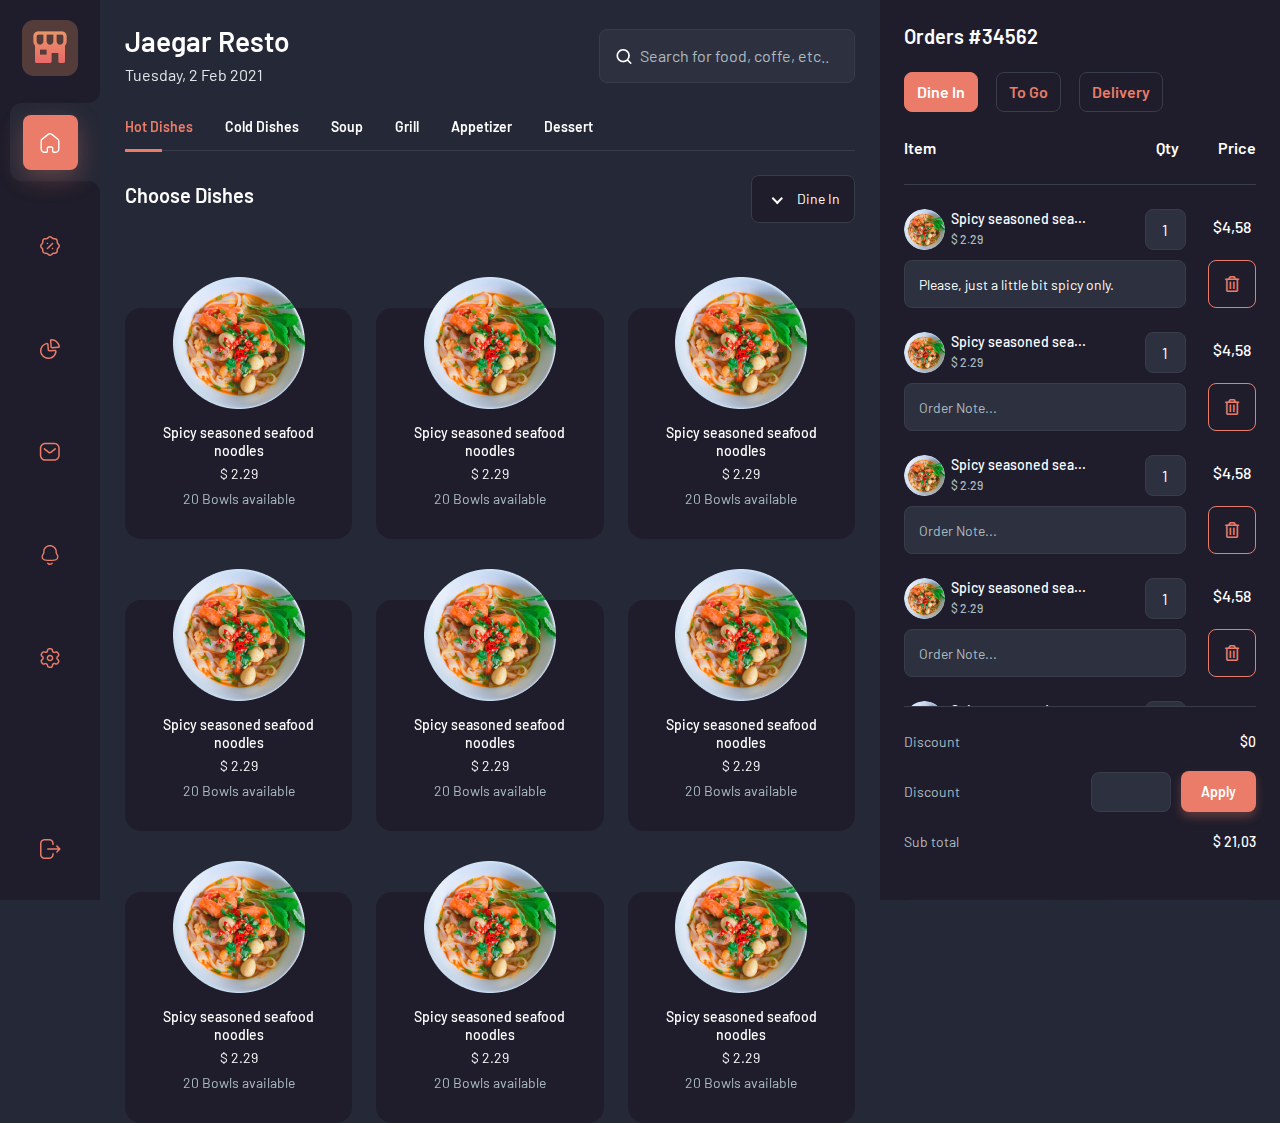
<file: index.html>
<!doctype html>
<html class="no-js" lang="">
    <head>
        <meta charset="utf-8">
        <meta http-equiv="x-ua-compatible" content="ie=edge">
        <title>Site Title Here</title>
        <meta name="description" content="">
        <meta name="viewport" content="width=device-width, initial-scale=1"> 
		<link rel="shortcut icon" type="image/x-icon" href="#">
        <!-- Place favicon.ico in the root directory -->
        
		<!-- CSS here -->
        <link rel="stylesheet" href="assets/css/bootstrap.min.css">
        <link rel="stylesheet" href="assets/css/nice-select.css">
        <link rel="stylesheet" href="assets/css/fontawesome.min.css">  
        <link rel="stylesheet" href="assets/css/style.css">
        <link rel="stylesheet" href="assets/css/responsive.css">
    </head>
    <body>

        <!-- page-body START -->
        <section class="page-body home">
            <div class="menus">
                <div class="menu-wrp"> 
                    <div class="menu-top">
                        <a href="#" class="logo"><img src="assets/img/logo.png" alt=""></a>
                        <ul>
                            <li class="active"><a href="#"><img src="assets/img/icons/Home.svg" alt=""></a></li>
                            <li><a href="#"><img src="assets/img/icons/Discount.svg" alt=""></a></li>
                            <li><a href="#"><img src="assets/img/icons/Dashboard.svg" alt=""></a></li>
                            <li><a href="#"><img src="assets/img/icons/Message.svg" alt=""></a></li>
                            <li><a href="#"><img src="assets/img/icons/Notification.svg" alt=""></a></li>
                            <li><a href="#"><img src="assets/img/icons/Setting.svg" alt=""></a></li>
                        </ul>
                    </div>
                    <a href="#" class="logout"><img src="assets/img/icons/Logout.svg" alt=""></a>
                </div>
            </div>
            <div class="menus-items"> 
                <div class="row">
                    <div class="col-lg-12">
                        <div class="top-blk"> 
                            <div class="heading-wrp">

                                <h4> Jaegar Resto</h4>
                                <p>Tuesday, 2 Feb 2021</p>
                                
                            </div>
                            <form action="#">
                                <button type="submit"><img src="assets/img/search.png" alt=""></button>
                                <input type="text" name="" id="" placeholder="Search for food, coffe, etc..">
                            </form>
                            <button type="button" class="siteBar-btn d-block d-md-none"><i class="fas fa-bars"></i></button>
                        </div>
                    </div>
                    <div class="col-lg-12">
                        <div class="products">
                            <ul class="nav nav-tabs" id="myTab" role="tablist">
                                <li class="nav-item" role="presentation">
                                  <button class="nav-link active" id="Hot-tab" data-bs-toggle="tab" data-bs-target="#Hot" type="button" role="tab" aria-controls="Hot" aria-selected="true">Hot Dishes</button>
                                </li>
                                <li class="nav-item" role="presentation">
                                  <button class="nav-link" id="Cold-tab" data-bs-toggle="tab" data-bs-target="#Cold" type="button" role="tab" aria-controls="Cold" aria-selected="false">Cold Dishes</button>
                                </li>
                                <li class="nav-item" role="presentation">
                                  <button class="nav-link" id="Soup-tab" data-bs-toggle="tab" data-bs-target="#Soup" type="button" role="tab" aria-controls="Soup" aria-selected="false">Soup</button>
                                </li>
                                <li class="nav-item" role="presentation">
                                  <button class="nav-link" id="Grill-tab" data-bs-toggle="tab" data-bs-target="#Grill" type="button" role="tab" aria-controls="Grill" aria-selected="false">Grill</button>
                                </li>
                                <li class="nav-item" role="presentation">
                                  <button class="nav-link" id="Appetizer-tab" data-bs-toggle="tab" data-bs-target="#Appetizer" type="button" role="tab" aria-controls="Appetizer" aria-selected="false">Appetizer</button>
                                </li>
                                <li class="nav-item" role="presentation">
                                  <button class="nav-link" id="Dessert-tab" data-bs-toggle="tab" data-bs-target="#Dessert" type="button" role="tab" aria-controls="Dessert" aria-selected="false">Dessert</button>
                                </li>
                            </ul>
                            <div class="tab-content" id="myTabContent">
                                <div class="tab-pane fade show active" id="Hot" role="tabpanel" aria-labelledby="Hot-tab">
                                    <div class="product-headings">
                                        <h4>Choose Dishes</h4>
                                        <select name="#" id="">
                                            <option value="#">Dine In</option>
                                            <option value="#">Dine out</option>
                                        </select>
                                    </div>
                                    <div class="row"> 
                                        <div class="col-lg-6  col-xl-4 col-xxl-3">
                                            <div class="product-blk">
                                                <img src="assets/img/Images1.png" alt="">
                                                <a href="#">Spicy seasoned seafood noodles</a>
                                                <p>$ 2.29</p>
                                                <span>20 Bowls available</span>
                                            </div>
                                        </div> 
                                        <div class="col-lg-6  col-xl-4 col-xxl-3">
                                            <div class="product-blk">
                                                <img src="assets/img/Images1.png" alt="">
                                                <a href="#">Spicy seasoned seafood noodles</a>
                                                <p>$ 2.29</p>
                                                <span>20 Bowls available</span>
                                            </div>
                                        </div> 
                                        <div class="col-lg-6  col-xl-4 col-xxl-3">
                                            <div class="product-blk">
                                                <img src="assets/img/Images1.png" alt="">
                                                <a href="#">Spicy seasoned seafood noodles</a>
                                                <p>$ 2.29</p>
                                                <span>20 Bowls available</span>
                                            </div>
                                        </div> 
                                        <div class="col-lg-6  col-xl-4 col-xxl-3">
                                            <div class="product-blk">
                                                <img src="assets/img/Images1.png" alt="">
                                                <a href="#">Spicy seasoned seafood noodles</a>
                                                <p>$ 2.29</p>
                                                <span>20 Bowls available</span>
                                            </div>
                                        </div> 
                                        <div class="col-lg-6  col-xl-4 col-xxl-3">
                                            <div class="product-blk">
                                                <img src="assets/img/Images1.png" alt="">
                                                <a href="#">Spicy seasoned seafood noodles</a>
                                                <p>$ 2.29</p>
                                                <span>20 Bowls available</span>
                                            </div>
                                        </div> 
                                        <div class="col-lg-6  col-xl-4 col-xxl-3">
                                            <div class="product-blk">
                                                <img src="assets/img/Images1.png" alt="">
                                                <a href="#">Spicy seasoned seafood noodles</a>
                                                <p>$ 2.29</p>
                                                <span>20 Bowls available</span>
                                            </div>
                                        </div> 
                                        <div class="col-lg-6  col-xl-4 col-xxl-3">
                                            <div class="product-blk">
                                                <img src="assets/img/Images1.png" alt="">
                                                <a href="#">Spicy seasoned seafood noodles</a>
                                                <p>$ 2.29</p>
                                                <span>20 Bowls available</span>
                                            </div>
                                        </div> 
                                        <div class="col-lg-6  col-xl-4 col-xxl-3">
                                            <div class="product-blk">
                                                <img src="assets/img/Images1.png" alt="">
                                                <a href="#">Spicy seasoned seafood noodles</a>
                                                <p>$ 2.29</p>
                                                <span>20 Bowls available</span>
                                            </div>
                                        </div> 
                                        <div class="col-lg-6  col-xl-4 col-xxl-3">
                                            <div class="product-blk">
                                                <img src="assets/img/Images1.png" alt="">
                                                <a href="#">Spicy seasoned seafood noodles</a>
                                                <p>$ 2.29</p>
                                                <span>20 Bowls available</span>
                                            </div>
                                        </div> 
                                    </div>
                                </div>
                                <div class="tab-pane fade" id="Cold" role="tabpanel" aria-labelledby="Cold-tab">...</div>
                                <div class="tab-pane fade" id="Soup" role="tabpanel" aria-labelledby="Soup-tab">...</div>
                                <div class="tab-pane fade" id="Grill" role="tabpanel" aria-labelledby="Grill-tab">...</div>
                                <div class="tab-pane fade" id="Appetizer" role="tabpanel" aria-labelledby="Appetizer-tab">...</div>
                                <div class="tab-pane fade" id="Dessert" role="tabpanel" aria-labelledby="Dessert-tab">...</div>
                            </div>
                        </div>
                    </div>
                </div>
            </div>
            <div class="order-infos mobile-menu">
                <div class="order-wrp"> 
                    <button type="button" class="siteBar-btn d-block d-md-none"><i class="fas fa-times"></i></button>
                    <div class="side_title ">
                        <a href="#"><i class="fal fa-long-arrow-left"></i></a>
                        <h3>Confirmation</h3>
                        <p>Orders #34562</p>
                    </div>
                    <h4>Orders #34562</h4>
                    <ul class="delivery-status">
                        <li class="action">Dine In</li>
                        <li>To Go</li>
                        <li>Delivery</li>
                    </ul>
                    <div class="items-heading">
                        <p><span>Item</span> <span>Qty</span></p>
                        <p>Price</p>
                    </div>
                    <div class="order-items">
                        <div class="order-item">
                            <div class="order-item-details">
                                <div class="oid-left">
                                    <div> 
                                        <div class="pr-dtl">
                                            <img src="assets/img/Images1.png" alt="">
                                            <div>
                                                <h4>Spicy seasoned sea...</h4>
                                                <span>$ 2.29</span>
                                            </div>
                                        </div>
                                        <input type="number" class="qty" value="1">
                                    </div>
                                    <input type="text" value="Please, just a little bit spicy only." name="" id="">
                                </div>
                                <div class="oid-right">
                                    <p>$4,58</p>
                                    <button type="button"><i class="far fa-trash-alt"></i></button>
                                </div>
                            </div>

                        </div>
                        <div class="order-item">
                            <div class="order-item-details">
                                <div class="oid-left">
                                    <div> 
                                        <div class="pr-dtl">
                                            <img src="assets/img/Images1.png" alt="">
                                            <div>
                                                <h4>Spicy seasoned sea...</h4>
                                                <span>$ 2.29</span>
                                            </div>
                                        </div>
                                        <input type="number" class="qty" value="1">
                                    </div>
                                    <input type="text" placeholder="Order Note..." name="" id="">
                                </div>
                                <div class="oid-right">
                                    <p>$4,58</p>
                                    <button type="button"><i class="far fa-trash-alt"></i></button>
                                </div>
                            </div>

                        </div> 
                        <div class="order-item">
                            <div class="order-item-details">
                                <div class="oid-left">
                                    <div> 
                                        <div class="pr-dtl">
                                            <img src="assets/img/Images1.png" alt="">
                                            <div>
                                                <h4>Spicy seasoned sea...</h4>
                                                <span>$ 2.29</span>
                                            </div>
                                        </div>
                                        <input type="number" class="qty" value="1">
                                    </div>
                                    <input type="text" placeholder="Order Note..." name="" id="">
                                </div>
                                <div class="oid-right">
                                    <p>$4,58</p>
                                    <button type="button"><i class="far fa-trash-alt"></i></button>
                                </div>
                            </div>

                        </div> 
                        <div class="order-item">
                            <div class="order-item-details">
                                <div class="oid-left">
                                    <div> 
                                        <div class="pr-dtl">
                                            <img src="assets/img/Images1.png" alt="">
                                            <div>
                                                <h4>Spicy seasoned sea...</h4>
                                                <span>$ 2.29</span>
                                            </div>
                                        </div>
                                        <input type="number" class="qty" value="1">
                                    </div>
                                    <input type="text" placeholder="Order Note..." name="" id="">
                                </div>
                                <div class="oid-right">
                                    <p>$4,58</p>
                                    <button type="button"><i class="far fa-trash-alt"></i></button>
                                </div>
                            </div>

                        </div> 
                        <div class="order-item">
                            <div class="order-item-details">
                                <div class="oid-left">
                                    <div> 
                                        <div class="pr-dtl">
                                            <img src="assets/img/Images1.png" alt="">
                                            <div>
                                                <h4>Spicy seasoned sea...</h4>
                                                <span>$ 2.29</span>
                                            </div>
                                        </div>
                                        <input type="number" class="qty" value="1">
                                    </div>
                                    <input type="text" placeholder="Order Note..." name="" id="">
                                </div>
                                <div class="oid-right">
                                    <p>$4,58</p>
                                    <button type="button"><i class="far fa-trash-alt"></i></button>
                                </div>
                            </div>

                        </div> 
                        <div class="order-item">
                            <div class="order-item-details">
                                <div class="oid-left">
                                    <div> 
                                        <div class="pr-dtl">
                                            <img src="assets/img/Images1.png" alt="">
                                            <div>
                                                <h4>Spicy seasoned sea...</h4>
                                                <span>$ 2.29</span>
                                            </div>
                                        </div>
                                        <input type="number" class="qty" value="1">
                                    </div>
                                    <input type="text" placeholder="Order Note..." name="" id="">
                                </div>
                                <div class="oid-right">
                                    <p>$4,58</p>
                                    <button type="button"><i class="far fa-trash-alt"></i></button>
                                </div>
                            </div>

                        </div> 
                        <div class="order-item">
                            <div class="order-item-details">
                                <div class="oid-left">
                                    <div> 
                                        <div class="pr-dtl">
                                            <img src="assets/img/Images1.png" alt="">
                                            <div>
                                                <h4>Spicy seasoned sea...</h4>
                                                <span>$ 2.29</span>
                                            </div>
                                        </div>
                                        <input type="number" class="qty" value="1">
                                    </div>
                                    <input type="text" placeholder="Order Note..." name="" id="">
                                </div>
                                <div class="oid-right">
                                    <p>$4,58</p>
                                    <button type="button"><i class="far fa-trash-alt"></i></button>
                                </div>
                            </div>

                        </div> 
                        <div class="order-item">
                            <div class="order-item-details">
                                <div class="oid-left">
                                    <div> 
                                        <div class="pr-dtl">
                                            <img src="assets/img/Images1.png" alt="">
                                            <div>
                                                <h4>Spicy seasoned sea...</h4>
                                                <span>$ 2.29</span>
                                            </div>
                                        </div>
                                        <input type="number" class="qty" value="1">
                                    </div>
                                    <input type="text" placeholder="Order Note..." name="" id="">
                                </div>
                                <div class="oid-right">
                                    <p>$4,58</p>
                                    <button type="button"><i class="far fa-trash-alt"></i></button>
                                </div>
                            </div>

                        </div> 
                    </div>
                    <div class="amounts"> 
                        <p>
                            <span>Discount</span>
                            <b>$0</b>
                        </p>
                        <div class="applyDisc">
                            <span>Discount</span>
                            <form class="discount_rate">
                                <input type="number" name="" id="">
                                <button type="submit">Apply</button>
                            </form>
                        </div>
                        <p>
                            <span>Sub total</span>
                            <b>$ 21,03</b>
                        </p>
                        <div class="multiple_act_btns"> 
                            <button type="button">Print</button>
                            <button type="button">Paid Money</button>
                        </div>
                        <button type="button" class="pay_btn">Continue to Payment</button>
                    </div>
                </div>
                <div class="payment_side">
                    <div class="side_title">
                        <h3>Payment</h3>
                        <p>3 payment method available</p>
                    </div>
                    <h5>Payment Method</h5>
                    <div class="pay_opt">
                        <button type="button" class="active"><img src="assets/img/Card.svg" alt=""> <span>Credit Card</span> <img src="assets/img/checkmark-circle.svg" class="checkmark" alt=""></button>
                        <button type="button"><img src="assets/img/Paypal.svg" alt=""> <span>Paypal</span> <img src="assets/img/checkmark-circle.svg" class="checkmark" alt=""></button>
                        <button type="button"><img src="assets/img/Wallet.svg" alt=""> <span>Cash</span> <img src="assets/img/checkmark-circle.svg" class="checkmark" alt=""></button>
                    </div>
                    <form action="">
                        <div class="row">
                            <div class="col-lg-12">
                                <div class="input_blk">
                                    <label for="">Cardholder Name</label>
                                    <input type="text" placeholder="Levi Ackerman">
                                </div>
                            </div>
                            <div class="col-lg-12">
                                <div class="input_blk">
                                    <label for="">Card Number</label>
                                    <input type="text" placeholder="2564 1421 0897 1244">
                                </div>
                            </div>
                            <div class="col-lg-6">
                                <div class="input_blk">
                                    <label for="">Expiration Date</label>
                                    <input type="text" placeholder="02/2022">
                                </div>
                            </div>
                            <div class="col-lg-6">
                                <div class="input_blk">
                                    <label for="">CVV</label>
                                    <input type="text" placeholder="CVV">
                                </div>
                            </div>
                            <hr>
                            <div class="col-lg-6">
                                <div class="input_blk">
                                    <label for="">Order Type</label>
                                    <select name="#" id="" class="wide">
                                        <option value="#">Dine In</option>
                                        <option value="#">Dine out</option>
                                    </select>
                                </div>
                            </div>
                            <div class="col-lg-6">
                                <div class="input_blk">
                                    <label for="">Table no.</label>
                                    <input type="text" placeholder="140">
                                </div>
                            </div>

                        </div>
                        <div class="group_btns mt-3 w-100 d-block">
                            <div class="row">
                                <div class="col-lg-6 col-md-6 col-6">
                                    <a href="#" class="border_btn w-100">Cancel</a>
                                </div>
                                <div class="col-lg-6 col-md-6 col-6">
                                    <a href="#" class="thm_btn w-100">Confirm Payment</a>
                                </div>
                            </div>
                        </div>
                    </form>
                </div>
            </div>
        </section>
        <!-- page-body END -->
        
        
    
		<!-- JS here --> 
        <script src="assets/js/jquery-3.4.1.min.js"></script>
        <script src="assets/js/popper.min.js"></script>
        <script src="assets/js/bootstrap.min.js"></script>
        <script src="assets/js/jquery.nice-select.min.js"></script> 
        <script src="assets/js/main.js"></script> 
    </body>
</html>
</file>
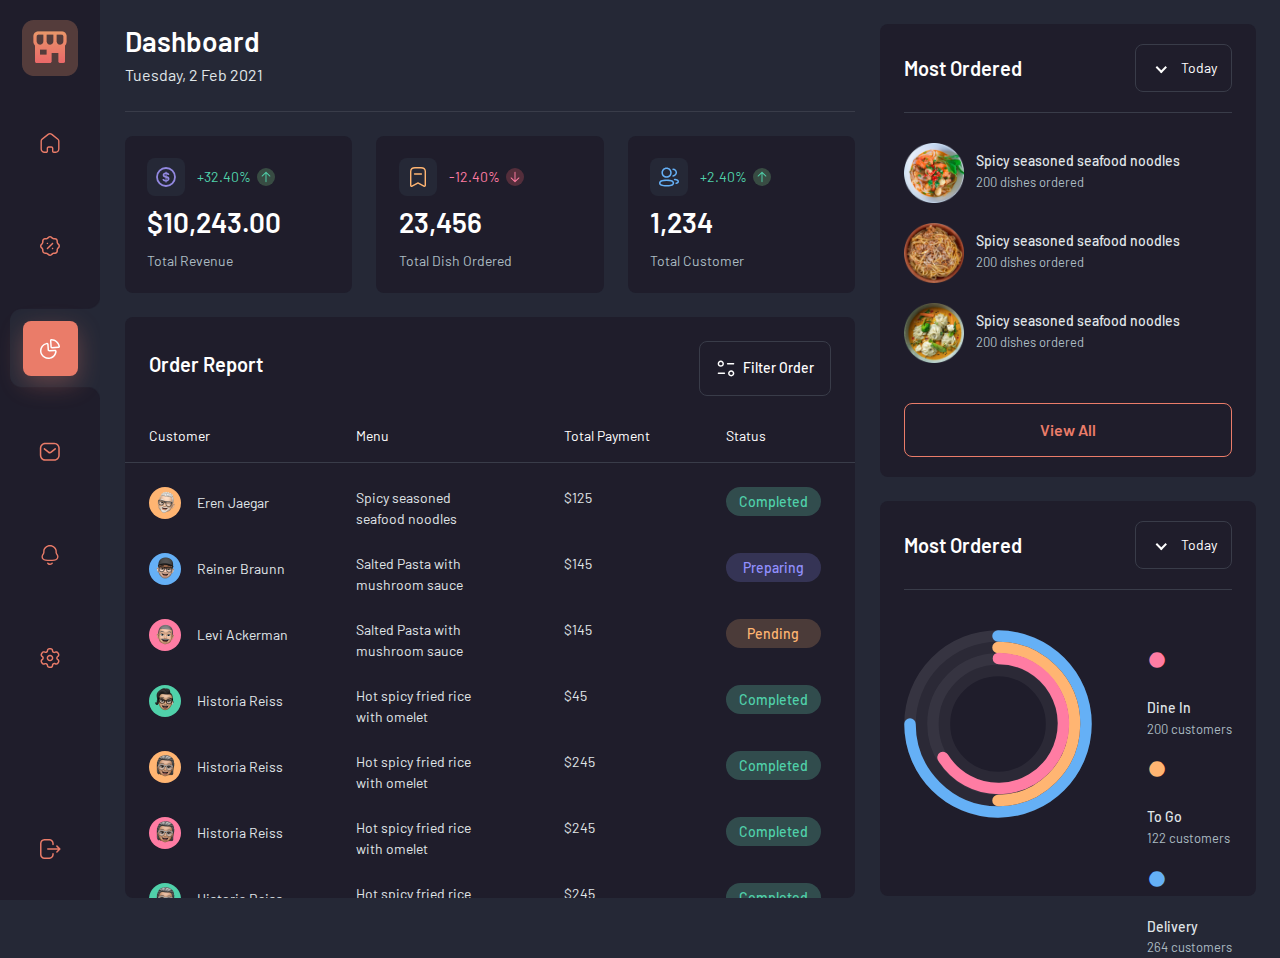
<file: deshboard.html>
<!doctype html>
<html class="no-js" lang="">
    <head>
        <meta charset="utf-8">
        <meta http-equiv="x-ua-compatible" content="ie=edge">
        <title>Dashboard</title>
        <meta name="description" content="">
        <meta name="viewport" content="width=device-width, initial-scale=1"> 
		<link rel="shortcut icon" type="image/x-icon" href="#">
        <!-- Place favicon.ico in the root directory -->
        
		<!-- CSS here -->
        <link rel="stylesheet" href="assets/css/bootstrap.min.css">
        <link rel="stylesheet" href="assets/css/nice-select.css">
        <link rel="stylesheet" href="assets/css/fontawesome.min.css">  
        <link rel="stylesheet" href="assets/css/style.css">
        <link rel="stylesheet" href="assets/css/responsive.css">
    </head>
    <body>

        <!-- page-body START -->
        <section class="page-body deshboard-area">
            <div class="menus">
                <div class="menu-wrp"> 
                    <div class="menu-top">
                        <a href="#" class="logo"><img src="assets/img/logo.png" alt=""></a>
                        <ul>
                            <li ><a href="#"><img src="assets/img/icons/Home.svg" alt=""></a></li>
                            <li><a href="#"><img src="assets/img/icons/Discount.svg" alt=""></a></li>
                            <li class="active"><a href="#"><img src="assets/img/icons/Dashboard.svg" alt=""></a></li>
                            <li><a href="#"><img src="assets/img/icons/Message.svg" alt=""></a></li>
                            <li><a href="#"><img src="assets/img/icons/Notification.svg" alt=""></a></li>
                            <li><a href="#"><img src="assets/img/icons/Setting.svg" alt=""></a></li>
                        </ul>
                    </div>
                    <a href="#" class="logout"><img src="assets/img/icons/Logout.svg" alt=""></a>
                </div>
            </div>
            <div class="menus-items"> 
                <div class="row">
                    <div class="col-lg-12">
                        <div class="top-blk"> 
                            <div class="heading-wrp">

                                <h4> Dashboard</h4>
                                <p>Tuesday, 2 Feb 2021</p>
                                 
                            </div>
                            <button type="button" class="siteBar-btn d-block d-md-none"><i class="fas fa-bars"></i></button>
                        </div>
                    </div>
                </div>
                <hr class="top">
                <div class="row">
                    <div class="col-lg-4 col-md-4">
                        <div class="total_blk">
                            <div class="total_top">
                                <i>
                                    <img src="assets/img/Coin.svg" alt="">
                                </i>
                                <p>+32.40% <span><img src="assets/img/Arrow-Up.svg" alt=""></span></p>
                            </div>
                            <h3>$10,243.00</h3>
                            <p>Total Revenue</p>
                        </div>
                    </div>
                    <div class="col-lg-4 col-md-4">
                        <div class="total_blk">
                            <div class="total_top">
                                <i>
                                    <img src="assets/img/Order.svg" alt="">
                                </i>
                                <p class="red">-12.40% <span><img src="assets/img/Arrow-Down.svg" alt=""></span></p>
                            </div>
                            <h3>23,456</h3>
                            <p>Total Dish Ordered</p>
                        </div>
                    </div>
                    <div class="col-lg-4 col-md-4">
                        <div class="total_blk">
                            <div class="total_top">
                                <i>
                                    <img src="assets/img/Customer.svg" alt="">
                                </i>
                                <p>+2.40% <span><img src="assets/img/Arrow-Up.svg" alt=""></span></p>
                            </div>
                            <h3>1,234</h3>
                            <p>Total Customer</p>
                        </div>
                    </div>
                </div>
                <div class="order_report">
                    <div class="row">
                        <div class="col-lg-12">
                            <div class="order_report_top">
                                <h5>Order Report</h5>
                                <a href="#" class="border_btn solid"><img src="assets/img/Option.svg" alt=""> Filter Order</a>
                            </div>
                        </div>
                        <div class="col-lg-12">
                            <div class="order_report_table table">
                                <table class="table table-borderless" id="table-1">
                                    <thead>
                                        <tr>
                                            <th >Customer</th>
                                            <th >Menu</th>
                                            <th >Total Payment</th>
                                            <th >Status</th>
                                        </tr>
                                    </thead>
                                    <tbody>
                                        <tr>
                                            <td>
                                                <a href="" class="Customer_name">
                                                    <i class="v1">
                                                        <img src="assets/img/user-1.svg" alt="">
                                                    </i>
                                                    <p>Eren Jaegar</p>
                                                </a>
                                            </td>
                                            <td><span>Spicy seasoned seafood noodles</span> </td>
                                            <td>$125</td>
                                            <td><button type="submit" class="rep_btn">Completed</button></td>
                                        </tr>
                                        <tr>
                                            <td>
                                                <a href="" class="Customer_name">
                                                    <i class="v2">
                                                        <img src="assets/img/user-2.svg" alt="">
                                                    </i>
                                                    <p>Reiner Braunn</p>
                                                </a>
                                            </td>
                                            <td><span>Salted Pasta with mushroom sauce</span> </td>
                                            <td>$145</td>
                                            <td><button type="submit" class="rep_btn v2">Preparing</button></td>
                                        </tr>
                                        <tr>
                                            <td>
                                                <a href="" class="Customer_name">
                                                    <i class="v3">
                                                        <img src="assets/img/user-3.svg" alt="">
                                                    </i>
                                                    <p>Levi Ackerman</p>
                                                </a>
                                            </td>
                                            <td><span>Salted Pasta with mushroom sauce </span></td>
                                            <td>$145</td>
                                            <td><button type="submit" class="rep_btn v3">Pending</button></td>
                                        </tr>
                                        <tr>
                                            <td>
                                                <a href="" class="Customer_name">
                                                    <i class="v4">
                                                        <img src="assets/img/user-4.svg" alt="">
                                                    </i>
                                                    <p>Historia Reiss</p>
                                                </a>
                                            </td>
                                            <td><span>Hot spicy fried rice with omelet</span> </td>
                                            <td>$45</td>
                                            <td><button type="submit" class="rep_btn ">Completed</button></td>
                                        </tr>
                                        <tr>
                                            <td>
                                                <a href="" class="Customer_name">
                                                    <i class="v1">
                                                        <img src="assets/img/user-5.svg" alt="">
                                                    </i>
                                                    <p>Historia Reiss</p>
                                                </a>
                                            </td>
                                            <td><span>Hot spicy fried rice with omelet</span> </td>
                                            <td>$245</td>
                                            <td><button type="submit" class="rep_btn ">Completed</button></td>
                                        </tr>
                                        <tr>
                                            <td>
                                                <a href="" class="Customer_name">
                                                    <i class="v3">
                                                        <img src="assets/img/user-5.svg" alt="">
                                                    </i>
                                                    <p>Historia Reiss</p>
                                                </a>
                                            </td>
                                            <td><span>Hot spicy fried rice with omelet</span> </td>
                                            <td>$245</td>
                                            <td><button type="submit" class="rep_btn ">Completed</button></td>
                                        </tr>
                                        <tr>
                                            <td>
                                                <a href="" class="Customer_name">
                                                    <i class="v4">
                                                        <img src="assets/img/user-5.svg" alt="">
                                                    </i>
                                                    <p>Historia Reiss</p>
                                                </a>
                                            </td>
                                            <td><span>Hot spicy fried rice with omelet</span>  </td>
                                            <td>$245</td>
                                            <td><button type="submit" class="rep_btn ">Completed</button></td>
                                        </tr>
                                        <tr>
                                            <td>
                                                <a href="" class="Customer_name">
                                                    <i class="v5">
                                                        <img src="assets/img/user-5.svg" alt="">
                                                    </i>
                                                    <p>Historia Reiss</p>
                                                </a>
                                            </td>
                                            <td><span>Hot spicy fried rice with omelet</span>  </td>
                                            <td>$245</td>
                                            <td><button type="submit" class="rep_btn ">Completed</button></td>
                                        </tr>
                                    </tbody>
                                </table>
                                <table id="table-header-fixed " class="table-borderless"></table>
                            </div>
                        </div>
                    </div>
                </div>
            </div>
            <div class="order-infos mobile-menu desh">
                <button type="button" class="siteBar-btn d-block d-md-none border-0 bg-transparent  float-end "><i class="fas fa-times"></i></button>
                <div class="most_order">
                    <div class="most_order_top">
                        <h5>Most Ordered</h5>

                        <select name="#" id="">
                            <option value="#">Today</option>
                            <option value="#">Friday</option>
                        </select>
                    </div>
                    <ul>
                        <li>
                            <i>
                                <img src="assets/img/Images1.png" alt="">
                            </i>
                            <div class="">
                                <h6>Spicy seasoned seafood noodles</h6>
                                <p>200 dishes ordered</p>
                            </div>
                        </li>
                        <li>
                            <i>
                                <img src="assets/img/Images2.png" alt="">
                            </i>
                            <div class="">
                                <h6>Spicy seasoned seafood noodles</h6>
                                <p>200 dishes ordered</p>
                            </div>
                        </li>
                        <li>
                            <i>
                                <img src="assets/img/Images3.png" alt="">
                            </i>
                            <div class="">
                                <h6>Spicy seasoned seafood noodles</h6>
                                <p>200 dishes ordered</p>
                            </div>
                        </li>
                    </ul>
                    <a href="#" class="border_btn">View All</a>
                </div>
                <div class="most_type_order most_order">
                    <div class="most_order_top">
                        <h5>Most Ordered</h5>

                        <select name="#" id="">
                            <option value="#">Today</option>
                            <option value="#">Friday</option>
                        </select>
                    </div>
                    <div class="most_type_grap">
                        <i>
                            <img src="assets/img/Circle-chart.svg" alt="">
                        </i>
                        <ul>
                            <li>
                                <i class="fas fa-circle" style="color: #FF7CA3;"></i>
                                <div class="">
                                    <h6>Dine In</h6>
                                    <p>200 customers</p>
                                </div>
                            </li>
                            <li>
                                <i class="fas fa-circle" style="color: #FFB572;"></i>
                                <div class="">
                                    <h6>To Go</h6>
                                    <p>122 customers</p>
                                </div>
                            </li>
                            <li>
                                <i class="fas fa-circle" style="color: #65B0F6;"></i>
                                <div class="">
                                    <h6>Delivery</h6>
                                    <p>264 customers</p>
                                </div>
                            </li>
                        </ul>
                    </div>
                </div>
            </div>
        </section>
        <!-- page-body END -->
        
        
    
		<!-- JS here --> 
        <script src="assets/js/jquery-3.4.1.min.js"></script>
        <script src="assets/js/popper.min.js"></script>
        <script src="assets/js/bootstrap.min.js"></script>
        <script src="assets/js/jquery.nice-select.min.js"></script> 
        <script src="assets/js/main.js"></script> 
        <script>
            var tableOffset = $("#table-1").offset().top;
            var $header = $("#table-1 > thead").clone();
            var $fixedHeader = $("#table-header-fixed").append($header);
            
            $(window).bind("scroll", function() {
              var offset = $(this).scrollTop();
            
              if (offset >= tableOffset && $fixedHeader.is(":hidden")) {
                $fixedHeader.show();
              } else if (offset < tableOffset) {
                $fixedHeader.hide();
              }
            });
            </script>
    </body>
</html>
</file>
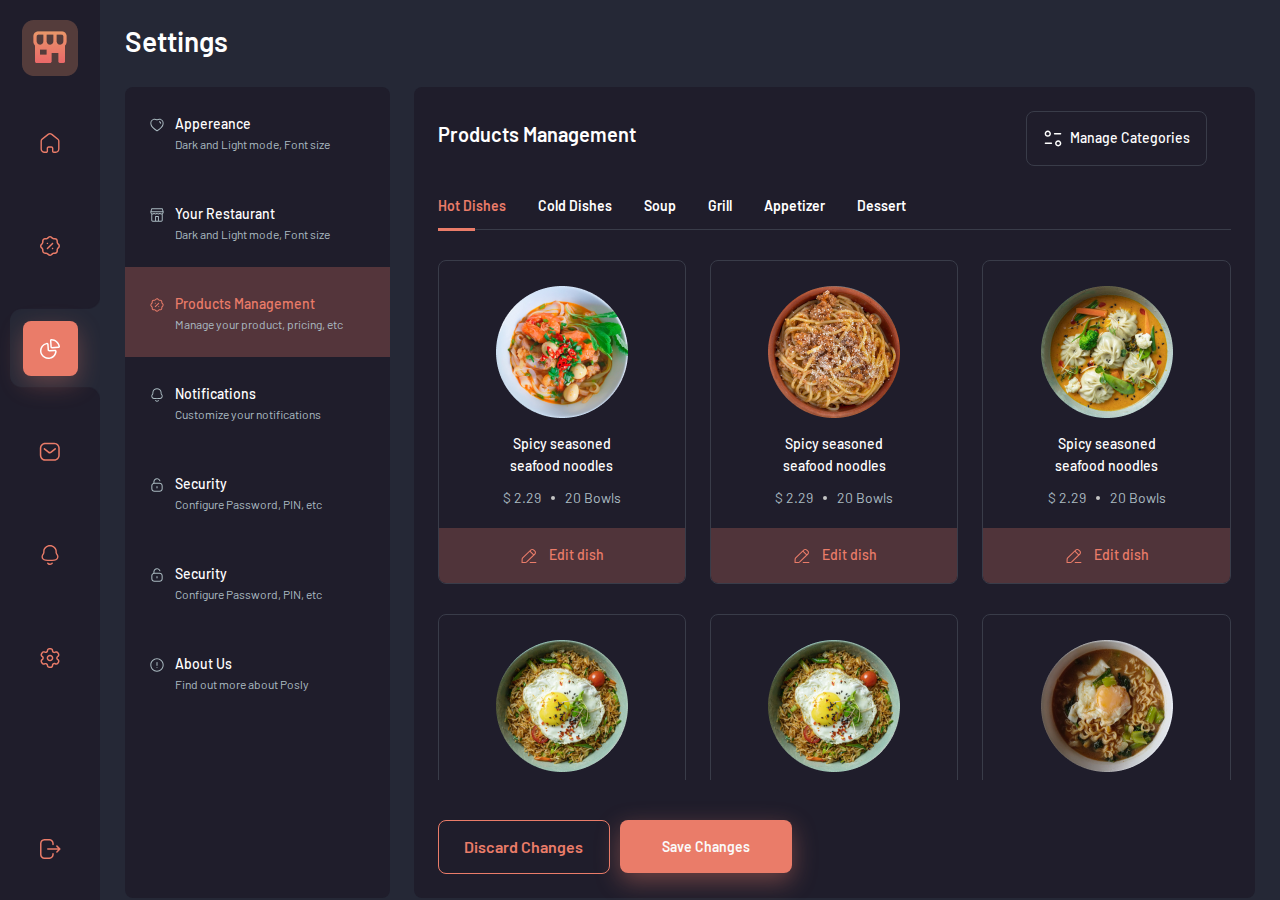
<file: setting.html>
<!doctype html>
<html class="no-js" lang="">
    <head>
        <meta charset="utf-8">
        <meta http-equiv="x-ua-compatible" content="ie=edge">
        <title>Setting</title>
        <meta name="description" content="">
        <meta name="viewport" content="width=device-width, initial-scale=1"> 
		<link rel="shortcut icon" type="image/x-icon" href="#">
        <!-- Place favicon.ico in the root directory -->
        
		<!-- CSS here -->
        <link rel="stylesheet" href="assets/css/bootstrap.min.css">
        <link rel="stylesheet" href="assets/css/nice-select.css">
        <link rel="stylesheet" href="assets/css/fontawesome.min.css">  
        <link rel="stylesheet" href="assets/css/style.css">
        <link rel="stylesheet" href="assets/css/responsive.css">
    </head>
    <body>

        <!-- page-body START -->
        <section class="page-body">
            <div class="menus">
                <div class="menu-wrp"> 
                    <div class="menu-top">
                        <a href="#" class="logo"><img src="assets/img/logo.png" alt=""></a>
                        <ul>
                            <li ><a href="#"><img src="assets/img/icons/Home.svg" alt=""></a></li>
                            <li><a href="#"><img src="assets/img/icons/Discount.svg" alt=""></a></li>
                            <li class="active"><a href="#"><img src="assets/img/icons/Dashboard.svg" alt=""></a></li>
                            <li><a href="#"><img src="assets/img/icons/Message.svg" alt=""></a></li>
                            <li><a href="#"><img src="assets/img/icons/Notification.svg" alt=""></a></li>
                            <li><a href="#"><img src="assets/img/icons/Setting.svg" alt=""></a></li>
                        </ul>
                    </div>
                    <a href="#" class="logout"><img src="assets/img/icons/Logout.svg" alt=""></a>
                </div>
            </div>
            <div class="menus-items"> 
                <div class="row">
                    <div class="col-lg-12">
                        <div class="top-blk"> 
                            <div class="heading-wrp">

                                <h4> Settings</h4>
                                 
                            </div>
                            <button type="button" class="siteBar-btn d-block d-md-none"><i class="fas fa-bars"></i></button>
                        </div>
                    </div>
                    <div class="col-lg-4 col-xl-3 col-md-5 d-none d-md-block">
                        <div class="setting_option">
                            <ul>
                                <li>
                                    <a href="#">
                                        <i>
                                            <img src="assets/img/opt-1.svg" alt="">
                                        </i>
                                        <div class="">
                                            <span>Appereance</span>
                                            <p>Dark and Light mode, Font size</p>
                                        </div>
                                    </a>
                                </li>
                                <li>
                                    <a href="#">
                                        <i>
                                            <img src="assets/img/opt-2.svg" alt="">
                                        </i>
                                        <div class="">
                                            <span>Your Restaurant</span>
                                            <p>Dark and Light mode, Font size</p>
                                        </div>
                                    </a>
                                </li>
                                <li>
                                    <a href="#" class="active">
                                        <i>
                                            <img src="assets/img/opt-3.svg" alt="">
                                        </i>
                                        <div class="">
                                            <span>Products Management</span>
                                            <p>Manage your product, pricing, etc</p>
                                        </div>
                                    </a>
                                </li>
                                <li>
                                    <a href="#">
                                        <i>
                                            <img src="assets/img/opt-4.svg" alt="">
                                        </i>
                                        <div class="">
                                            <span>Notifications</span>
                                            <p>Customize your notifications</p>
                                        </div>
                                    </a>
                                </li>
                                <li>
                                    <a href="#">
                                        <i>
                                            <img src="assets/img/opt-5.svg" alt="">
                                        </i>
                                        <div class="">
                                            <span>Security</span>
                                            <p>Configure Password, PIN, etc</p>
                                        </div>
                                    </a>
                                </li>
                                <li>
                                    <a href="#">
                                        <i>
                                            <img src="assets/img/opt-5.svg" alt="">
                                        </i>
                                        <div class="">
                                            <span>Security</span>
                                            <p>Configure Password, PIN, etc</p>
                                        </div>
                                    </a>
                                </li>
                                <li>
                                    <a href="#">
                                        <i>
                                            <img src="assets/img/opt-6.svg" alt="">
                                        </i>
                                        <div class="">
                                            <span>About Us</span>
                                            <p>Find out more about Posly</p>
                                        </div>
                                    </a>
                                </li>
                            </ul>
                        </div>
                    </div>
                    <div class="col-lg-8 col-xl-9 col-md-7">
                        <div class="product-manege">
                            <div class="order_report_top">
                                <h5>Products Management</h5>
                                <a href="#" class="border_btn solid"><img src="assets/img/Option.svg" alt=""> Manage Categories</a>
                            </div>
                            <div class="product_tab_nav">
                                <ul class="nav nav-tabs" id="myTab" role="tablist">
                                    <li class="nav-item" role="presentation">
                                      <button class="nav-link active" id="Hot-tab" data-bs-toggle="tab" data-bs-target="#Hot" type="button" role="tab" aria-controls="Hot" aria-selected="true">Hot Dishes</button>
                                    </li>
                                    <li class="nav-item" role="presentation">
                                      <button class="nav-link" id="Cold-tab" data-bs-toggle="tab" data-bs-target="#Cold" type="button" role="tab" aria-controls="Cold" aria-selected="false">Cold Dishes</button>
                                    </li>
                                    <li class="nav-item" role="presentation">
                                      <button class="nav-link" id="Soup-tab" data-bs-toggle="tab" data-bs-target="#Soup" type="button" role="tab" aria-controls="Soup" aria-selected="false">Soup</button>
                                    </li>
                                    <li class="nav-item" role="presentation">
                                      <button class="nav-link" id="Grill-tab" data-bs-toggle="tab" data-bs-target="#Grill" type="button" role="tab" aria-controls="Grill" aria-selected="false">Grill</button>
                                    </li>
                                    <li class="nav-item" role="presentation">
                                      <button class="nav-link" id="Appetizer-tab" data-bs-toggle="tab" data-bs-target="#Appetizer" type="button" role="tab" aria-controls="Appetizer" aria-selected="false">Appetizer</button>
                                    </li>
                                    <li class="nav-item" role="presentation">
                                      <button class="nav-link" id="Dessert-tab" data-bs-toggle="tab" data-bs-target="#Dessert" type="button" role="tab" aria-controls="Dessert" aria-selected="false">Dessert</button>
                                    </li>
                                </ul>
                            </div>
                            <div class="products">
                                
                                <div class="tab-content" id="myTabContent">
                                    <div class="tab-pane fade show active" id="Hot" role="tabpanel" aria-labelledby="Hot-tab">
                                        <div class="row"> 
                                            <div class="col-lg-4 col-xl-4 col-xxl-3">
                                                <div class="product-blk v2">
                                                    <img src="assets/img/Images1.png" alt="">
                                                    <a href="#">Spicy seasoned seafood noodles</a>
                                                    <span>$ 2.29 <i><svg xmlns="http://www.w3.org/2000/svg" width="4" height="4" viewBox="0 0 4 4" fill="none">
                                                        <circle cx="2" cy="2" r="2" fill="#C4C4C4"/>
                                                      </svg></i> 20 Bowls </span>
                                                    <a href="#" class="edit"><img src="assets/img/Edit.svg" alt=""> Edit dish</a>
                                                </div>
                                            </div> 
                                            <div class="col-lg-4 col-xl-4 col-xxl-3">
                                                <div class="product-blk v2">
                                                    <img src="assets/img/Images2.png" alt="">
                                                    <a href="#">Spicy seasoned seafood noodles</a>
                                                    <span>$ 2.29 <i><svg xmlns="http://www.w3.org/2000/svg" width="4" height="4" viewBox="0 0 4 4" fill="none">
                                                        <circle cx="2" cy="2" r="2" fill="#C4C4C4"/>
                                                      </svg></i> 20 Bowls </span>
                                                    <a href="#" class="edit"><img src="assets/img/Edit.svg" alt=""> Edit dish</a>
                                                </div>
                                            </div> 
                                            <div class="col-lg-4 col-xl-4 col-xxl-3">
                                                <div class="product-blk v2">
                                                    <img src="assets/img/Images3.png" alt="">
                                                    <a href="#">Spicy seasoned seafood noodles</a>
                                                    <span>$ 2.29 <i><svg xmlns="http://www.w3.org/2000/svg" width="4" height="4" viewBox="0 0 4 4" fill="none">
                                                        <circle cx="2" cy="2" r="2" fill="#C4C4C4"/>
                                                      </svg></i> 20 Bowls </span>
                                                    <a href="#" class="edit"><img src="assets/img/Edit.svg" alt=""> Edit dish</a>
                                                </div>
                                            </div> 
                                            <div class="col-lg-4 col-xl-4 col-xxl-3">
                                                <div class="product-blk v2">
                                                    <img src="assets/img/Images4.png" alt="">
                                                    <a href="#">Spicy seasoned seafood noodles</a>
                                                    <span>$ 2.29 <i><svg xmlns="http://www.w3.org/2000/svg" width="4" height="4" viewBox="0 0 4 4" fill="none">
                                                        <circle cx="2" cy="2" r="2" fill="#C4C4C4"/>
                                                      </svg></i> 20 Bowls </span>
                                                    <a href="#" class="edit"><img src="assets/img/Edit.svg" alt=""> Edit dish</a>
                                                </div>
                                            </div> 
                                            <div class="col-lg-4 col-xl-4 col-xxl-3">
                                                <div class="product-blk v2">
                                                    <img src="assets/img/Images5.png" alt="">
                                                    <a href="#">Spicy seasoned seafood noodles</a>
                                                    <span>$ 2.29 <i><svg xmlns="http://www.w3.org/2000/svg" width="4" height="4" viewBox="0 0 4 4" fill="none">
                                                        <circle cx="2" cy="2" r="2" fill="#C4C4C4"/>
                                                      </svg></i> 20 Bowls </span>
                                                    <a href="#" class="edit"><img src="assets/img/Edit.svg" alt=""> Edit dish</a>
                                                </div>
                                            </div> 
                                            <div class="col-lg-4 col-xl-4 col-xxl-3">
                                                <div class="product-blk v2">
                                                    <img src="assets/img/Images6.png" alt="">
                                                    <a href="#">Spicy seasoned seafood noodles</a>
                                                    <span>$ 2.29 <i><svg xmlns="http://www.w3.org/2000/svg" width="4" height="4" viewBox="0 0 4 4" fill="none">
                                                        <circle cx="2" cy="2" r="2" fill="#C4C4C4"/>
                                                      </svg></i> 20 Bowls </span>
                                                    <a href="#" class="edit"><img src="assets/img/Edit.svg" alt=""> Edit dish</a>
                                                </div>
                                            </div> 
                                            <div class="col-lg-4 col-xl-4 col-xxl-3">
                                                <div class="product-blk v2">
                                                    <img src="assets/img/Images2.png" alt="">
                                                    <a href="#">Spicy seasoned seafood noodles</a>
                                                    <span>$ 2.29 <i><svg xmlns="http://www.w3.org/2000/svg" width="4" height="4" viewBox="0 0 4 4" fill="none">
                                                        <circle cx="2" cy="2" r="2" fill="#C4C4C4"/>
                                                      </svg></i> 20 Bowls </span>
                                                    <a href="#" class="edit"><img src="assets/img/Edit.svg" alt=""> Edit dish</a>
                                                </div>
                                            </div> 
                                            <div class="col-lg-4 col-xl-4 col-xxl-3">
                                                <div class="product-blk v2">
                                                    <img src="assets/img/Images3.png" alt="">
                                                    <a href="#">Spicy seasoned seafood noodles</a>
                                                    <span>$ 2.29 <i><svg xmlns="http://www.w3.org/2000/svg" width="4" height="4" viewBox="0 0 4 4" fill="none">
                                                        <circle cx="2" cy="2" r="2" fill="#C4C4C4"/>
                                                      </svg></i> 20 Bowls </span>
                                                    <a href="#" class="edit"><img src="assets/img/Edit.svg" alt=""> Edit dish</a>
                                                </div>
                                            </div> 
                                        </div>
                                    </div>
                                    <div class="tab-pane fade" id="Cold" role="tabpanel" aria-labelledby="Cold-tab">...</div>
                                    <div class="tab-pane fade" id="Soup" role="tabpanel" aria-labelledby="Soup-tab">...</div>
                                    <div class="tab-pane fade" id="Grill" role="tabpanel" aria-labelledby="Grill-tab">...</div>
                                    <div class="tab-pane fade" id="Appetizer" role="tabpanel" aria-labelledby="Appetizer-tab">...</div>
                                    <div class="tab-pane fade" id="Dessert" role="tabpanel" aria-labelledby="Dessert-tab">...</div>
                                </div>
                            </div>
                            <div class="group_btns"> 
                            <a href="" class="border_btn">Discard Changes</a>
                            <a href="" class="thm_btn">Save Changes</a>
                        </div> 
                        </div>
                    </div>
                    <div class="d-block d-md-none ">
                        <div class="setting_option mobile-menu">
                            <button type="button" class="siteBar-btn d-block d-md-none border-0 bg-transparent"><i class="fas fa-times"></i></button>
                            <ul>
                                <li>
                                    <a href="#">
                                        <i>
                                            <img src="assets/img/opt-1.svg" alt="">
                                        </i>
                                        <div class="">
                                            <span>Appereance</span>
                                            <p>Dark and Light mode, Font size</p>
                                        </div>
                                    </a>
                                </li>
                                <li>
                                    <a href="#">
                                        <i>
                                            <img src="assets/img/opt-2.svg" alt="">
                                        </i>
                                        <div class="">
                                            <span>Your Restaurant</span>
                                            <p>Dark and Light mode, Font size</p>
                                        </div>
                                    </a>
                                </li>
                                <li>
                                    <a href="#" class="active">
                                        <i>
                                            <img src="assets/img/opt-3.svg" alt="">
                                        </i>
                                        <div class="">
                                            <span>Products Management</span>
                                            <p>Manage your product, pricing, etc</p>
                                        </div>
                                    </a>
                                </li>
                                <li>
                                    <a href="#">
                                        <i>
                                            <img src="assets/img/opt-4.svg" alt="">
                                        </i>
                                        <div class="">
                                            <span>Notifications</span>
                                            <p>Customize your notifications</p>
                                        </div>
                                    </a>
                                </li>
                                <li>
                                    <a href="#">
                                        <i>
                                            <img src="assets/img/opt-5.svg" alt="">
                                        </i>
                                        <div class="">
                                            <span>Security</span>
                                            <p>Configure Password, PIN, etc</p>
                                        </div>
                                    </a>
                                </li>
                                <li>
                                    <a href="#">
                                        <i>
                                            <img src="assets/img/opt-5.svg" alt="">
                                        </i>
                                        <div class="">
                                            <span>Security</span>
                                            <p>Configure Password, PIN, etc</p>
                                        </div>
                                    </a>
                                </li>
                                <li>
                                    <a href="#">
                                        <i>
                                            <img src="assets/img/opt-6.svg" alt="">
                                        </i>
                                        <div class="">
                                            <span>About Us</span>
                                            <p>Find out more about Posly</p>
                                        </div>
                                    </a>
                                </li>
                            </ul>
                        </div>
                    </div>
                </div>
            </div>
        </section>
        <!-- page-body END -->
        
        
    
		<!-- JS here --> 
        <script src="assets/js/jquery-3.4.1.min.js"></script>
        <script src="assets/js/popper.min.js"></script>
        <script src="assets/js/bootstrap.min.js"></script>
        <script src="assets/js/jquery.nice-select.min.js"></script> 
        <script src="assets/js/main.js"></script> 
    </body>
</html>
</file>
<file: assets/css/nice-select.css>
.nice-select {
  -webkit-tap-highlight-color: transparent;
  background-color: #fff;
  border-radius: 5px;
  border: solid 1px #e8e8e8;
  box-sizing: border-box;
  clear: both;
  cursor: pointer;
  display: block;
  float: left;
  font-family: inherit;
  font-size: 14px;
  font-weight: normal;
  height: 42px;
  line-height: 40px;
  outline: none;
  padding-left: 18px;
  padding-right: 30px;
  position: relative;
  text-align: left !important;
  -webkit-transition: all 0.2s ease-in-out;
  transition: all 0.2s ease-in-out;
  -webkit-user-select: none;
     -moz-user-select: none;
      -ms-user-select: none;
          user-select: none;
  white-space: nowrap;
  width: auto; }
  .nice-select:hover {
    border-color: #dbdbdb; }
  .nice-select:active, .nice-select.open, .nice-select:focus {
    border-color: #999; }
  .nice-select:after {
    border-bottom: 2px solid #999;
    border-right: 2px solid #999;
    content: '';
    display: block;
    height: 5px;
    margin-top: -4px;
    pointer-events: none;
    position: absolute;
    right: 12px;
    top: 50%;
    -webkit-transform-origin: 66% 66%;
        -ms-transform-origin: 66% 66%;
            transform-origin: 66% 66%;
    -webkit-transform: rotate(45deg);
        -ms-transform: rotate(45deg);
            transform: rotate(45deg);
    -webkit-transition: all 0.15s ease-in-out;
    transition: all 0.15s ease-in-out;
    width: 5px; }
  .nice-select.open:after {
    -webkit-transform: rotate(-135deg);
        -ms-transform: rotate(-135deg);
            transform: rotate(-135deg); }
  .nice-select.open .list {
    opacity: 1;
    pointer-events: auto;
    -webkit-transform: scale(1) translateY(0);
        -ms-transform: scale(1) translateY(0);
            transform: scale(1) translateY(0); }
  .nice-select.disabled {
    border-color: #ededed;
    color: #999;
    pointer-events: none; }
    .nice-select.disabled:after {
      border-color: #cccccc; }
  .nice-select.wide {
    width: 100%; }
    .nice-select.wide .list {
      left: 0 !important;
      right: 0 !important; }
  .nice-select.right {
    float: right; }
    .nice-select.right .list {
      left: auto;
      right: 0; }
  .nice-select.small {
    font-size: 12px;
    height: 36px;
    line-height: 34px; }
    .nice-select.small:after {
      height: 4px;
      width: 4px; }
    .nice-select.small .option {
      line-height: 34px;
      min-height: 34px; }
  .nice-select .list {
    background-color: #fff;
    border-radius: 5px;
    box-shadow: 0 0 0 1px rgba(68, 68, 68, 0.11);
    box-sizing: border-box;
    margin-top: 4px;
    opacity: 0;
    overflow: hidden;
    padding: 0;
    pointer-events: none;
    position: absolute;
    top: 100%;
    left: 0;
    -webkit-transform-origin: 50% 0;
        -ms-transform-origin: 50% 0;
            transform-origin: 50% 0;
    -webkit-transform: scale(0.75) translateY(-21px);
        -ms-transform: scale(0.75) translateY(-21px);
            transform: scale(0.75) translateY(-21px);
    -webkit-transition: all 0.2s cubic-bezier(0.5, 0, 0, 1.25), opacity 0.15s ease-out;
    transition: all 0.2s cubic-bezier(0.5, 0, 0, 1.25), opacity 0.15s ease-out;
    z-index: 9; }
    .nice-select .list:hover .option:not(:hover) {
      background-color: transparent !important; }
  .nice-select .option {
    cursor: pointer;
    font-weight: 400;
    line-height: 40px;
    list-style: none;
    min-height: 40px;
    outline: none;
    padding-left: 18px;
    padding-right: 29px;
    text-align: left;
    -webkit-transition: all 0.2s;
    transition: all 0.2s; }
    .nice-select .option:hover, .nice-select .option.focus, .nice-select .option.selected.focus {
      background-color: #f6f6f6; }
    .nice-select .option.selected {
      font-weight: bold; }
    .nice-select .option.disabled {
      background-color: transparent;
      color: #999;
      cursor: default; }

.no-csspointerevents .nice-select .list {
  display: none; }

.no-csspointerevents .nice-select.open .list {
  display: block; }
</file>
<file: assets/css/style.css>
/*   Theme default css */ 
 
@font-face {
  font-family: Barlow;
  src: url(../fonts/barlow/Barlow-Light.woff);
  font-weight: 300
}
@font-face {
  font-family: Barlow;
  src: url(../fonts/barlow/Barlow-Regular.woff);
  font-weight: 400
}
@font-face {
  font-family: Barlow;
  src: url(../fonts/barlow/Barlow-Medium.woff);
  font-weight: 500
}
@font-face {
  font-family: Barlow;
  src: url(../fonts/barlow/Barlow-SemiBold.woff);
  font-weight: 600
}
@font-face {
  font-family: Barlow;
  src: url(../fonts/barlow/Barlow-Bold.woff);
  font-weight: 700
}

/* @import url('https://fonts.googleapis.com/css2?family=Almarai:wght@300;400;700;800&family=Barlow:ital,wght@0,100;0,200;0,300;0,400;0,500;0,600;0,700;0,800;0,900;1,100;1,200;1,300;1,400;1,500;1,600;1,700;1,800;1,900&display=swap');  */
body {
  font-family: Barlow;
  font-weight: 400; 
  color: #fff;
  background-color: #252836;
  font-size: 16px; 
}




  
button {
  cursor: pointer; }

a:focus,
.button:focus {
  text-decoration: none;
  outline: none; }

a:focus,
a:hover {
  color: inherit;
  text-decoration: none; }

a,
button {
  color: inherit;
  outline: medium none; }

button:focus, input:focus, input:focus, textarea, textarea:focus {
  outline: 0; }
a{
  text-decoration: none;
}
 img{
  max-width: 100%;
 }
h1,
h2,
h3,
h4,
h5,
h6 {
  font-family: Barlow; 
  color: #fff;
  margin-top: 0px; 
  font-weight: 600;
 }

h1 a,
h2 a,
h3 a,
h4 a,
h5 a,
h6 a {
  color: inherit; }

h1 {
  font-size: 40px;
  font-weight: 500; }

h2 {
  font-size: 35px; }

h3 {
  font-size: 28px; }

h4 {
  font-size: 22px; }

h5 {
  font-size: 18px; }

h6 {
  font-size: 16px; }

ul {
  margin: 0px;
  padding: 0px; }

li {
  list-style: none; }

 img{
  max-width: 100%;
 }
 input::-webkit-outer-spin-button,
 input::-webkit-inner-spin-button {
     -webkit-appearance: none; 
 } 
 
 input[type=number]{
     -moz-appearance: textfield;
 }
 
/* default-css END 
================================== */
 


section.page-body {
  display: flex;
  width: 100%;
  height: 100vh;
}

.deshboard-area {
}

.menus {
  min-width: 100px;
  /* background: #1F1D2B; */
  max-width: 100px;
  text-align: center;
  padding: 20px 0;
  border-radius: 16px;
  overflow: hidden;
  position: relative;
}

.order-infos {
  max-width: 400px;
  min-width: 400px;
  /* padding: 25px; */
  position: relative;
}

.sideItem {}

.menus-items {
  width: 100%;
  padding: 25px;
}

.menus-items .row {
    /* height: 100%; */
}

hr.top {
    margin-top: 0;
    margin-bottom: 24px;
    background: #393C49;
    opacity: 1;
}
.menus ul {
  margin: 15px 0px;
}
.menus ul li {
  display: block;
  text-align: center;
  padding: 24px 0;
  position: relative;
  z-index: 2;
}

.menus ul li a {
  display: flex;
  align-items: center;
  justify-content: center;
  width: 55px;
  height: 55px;
  text-align: center;
  border-radius: 8px;
  margin: auto;
}
.menus a.logo {
  display: block;
}
.menu-top {
  width: 100%;
}
.menus a.logout {
  display: block;
  width: 100%;
  margin-bottom: 20px;
}
.menus ul li.active:after {
  content: "";
  position: absolute;
  width: 90%;
  height: 100%;
  background: url(../img/pattern.png);
  background-size: cover;
  background-repeat: no-repeat;
  top: 0;
  right: 0;
  z-index: -1;
  transition: .3s;
}
.menus ul li.active a{
  background: #EA7C69;
  box-shadow: 0px 8px 24px 0px rgba(234, 124, 105, 0.32);
}
.menus ul li.active a img {
  filter: sepia(1) brightness(9.5);
}
.top-blk {
  display: flex;
  align-items: center;
  justify-content: space-between;
  margin-bottom: 24px;
}

.heading-wrp {
  position: relative;
}

.heading-wrp h4 {
  font-size: 28px;
  margin-bottom: 4px;
}

.heading-wrp  p {
  margin: 0;
  color: #E0E6E9;
}

.top-blk form {
  display: flex;
  align-items: center;
  border-radius: 8px;
  border: 1px solid #393C49;
  background: #2D303E;
  padding: 14px;
}

.top-blk form button {
  padding: 0;
  border: none;
  background: none;
  margin-right: 6px;
}

.top-blk form  input {
  padding: 0;
  border: none;
  background: none;
  color: #fff;
  min-width: 200px;
}

input::placeholder {
  color: #ABBBC2;
}
.top-blk form button img {
  height: 21px;
  margin-top: -3px;
}
.nav-tabs {
  border-bottom: 1px solid #393C49;
}
.nav-tabs .nav-link {
  padding: 0;
  border: none;
  border-radius: 0;
  background: no-repeat;
  margin-right: 32px;
  font-size: 14px;
  font-weight: 600;
  padding-bottom: 14px;
  position: relative;
  padding-top: 5px;
}

.nav-tabs .nav-item.show .nav-link, .nav-tabs .nav-link.active {
  color: #EA7C69;
  background-color: transparent;
}

.nav-tabs .nav-link.active:after {
  content: "";
  position: absolute;
  bottom: -1px;
  left: 0;
  width: 37px;
  height: 3px;
  background: #EA7C69;
  border-top: 50px;
  transition: .3s;
}
.product-headings {
  display: flex;
  align-items: center;
  justify-content: space-between;
  padding: 24px 0;
}

.product-headings h4 {
  font-size: 20px;
}
.product-blk {
  text-align: center;
  position: relative;
  margin-top: 30px;
  padding: 30px;
  padding-top: 0;
  transition: .3s;
}

.product-blk.v2 {
    border-radius: 8px;
    border: 1px solid var(--base-dark-line, #393C49);
    background: var(--base-dark-bg-2, #1F1D2B);
    padding: 25px 0 0;
    overflow: hidden;
}

.product-blk.v2:hover {
    transform: scale(1);
}

.product-blk.v2 span {
    display: flex;
    align-items: center;
    justify-content: center;
    gap: 10px;
}

.product-blk.v2 span i {
    transform: translateY(-2px);
}

.product-blk.v2 > a {
    max-width: 140px;
    line-height: 1.6;
    margin: auto;
    margin-bottom: 10px;
}

.product-blk.v2 > a.edit {
    display: flex !important;
    align-items: center;
    justify-content: center;
    width: 100%;
    max-width: 100%;
    gap: 10px;
    color: #EA7C69;
    background: #50343A;
    margin-bottom: 0;
    padding: 16px 0;
    margin-top: 20px;
    overflow: hidden;
    transition: all .3s;
}

.product-blk.v2 > a.edit:hover img {
    filter: brightness(11.5);
}

.product-blk.v2:hover {
    border-color: #EA7C69;
}

.product-blk.v2 > a.edit:hover {
    background: #EA7C69;
    color: #fff;
}

.product-blk.v2 > a.edit img {
    margin: 0;
    padding: 0;
    width: 20px;
}

.product-blk.v2:after {
    display: none;
}
.product-blk:hover{
  transform: scale(1.1);
}
.product-blk img {
  display: block;
  margin: auto;
  margin-bottom: 15px;
}
.product-blk a{
  font-weight: 500;
  margin-bottom: 8px;
}
.product-blk a,
.product-blk p {
  margin-bottom: 5px;
  font-size: 14px;
  display: block;
  line-height: 18px;
}

.product-blk span {
  display: block;
  color: #ABBBC2;
  font-size: 14px;
}

.product-blk:after {
  content: "";
  position: absolute;
  width: 100%;
  height: 88%;
  bottom: 0;
  left: 0;
  background: #1F1D2B;
  z-index: -1;
  border-radius: 16px;
  transition: .3s;
}
.product-blk:hover:after{
  box-shadow: 5px 10px 16px #ffffff0f;
}
.nice-select {
  border-radius: 8px;
  border: 1px solid #393C49;
  background: #1F1D2B;
  height: 48px;
  padding-right: 14px;
  padding-left: 45px;
}

.nice-select:after {
  border-color: #fff;
  left: 20px;
  width: 8px;
  height: 8px;
}

.nice-select {
  line-height: 45px;
}
.nice-select .option{
  color: #393C49;
}
.order-infos h4 {
  font-size: 20px;
}

.sideItem .order-wrp h4 {
    display: none;
}

ul.delivery-status {
  display: flex;
  align-items: center;
}

ul.delivery-status li {
  padding: 7px 12px;
  margin-right: 18px;
  border-radius: 8px;
  border: 1px solid var(--base-dark-line, #393C49);
  background: var(--base-dark-bg-2, #1F1D2B);
  font-weight: 600;
  color: #EA7C69;
  cursor: pointer;
}

ul.delivery-status li.action {
  color: #fff;
  border-color: #EA7C69;
  background: #EA7C69;
}

ul.delivery-status {
  margin: 24px 0;
}

.items-heading {
  display: flex;
  justify-content: space-between;
  align-items: center;
  font-weight: 600;
  padding-bottom: 24px;
  border-bottom: 1px solid #393C49;
}

.items-heading p {
  display: flex;
  justify-content: space-between;
  margin: 0;
}
.items-heading p:first-child{
  width: 78%;
}
.order-item-details {
  display: flex;
  align-items: center;
  justify-content: space-between;
}

.oid-right {
  text-align: center;
}

.oid-left {
  width: 80%;
}

.oid-left > div {
  display: flex;
  align-items: center;
  justify-content: space-between;
}

.pr-dtl {
  display: flex;
  align-items: center;
}

.pr-dtl > img {
  width: 41px;
  height: 41px;
  border-radius: 50%;
  object-fit: cover;
  margin-right: 6px;
}

.pr-dtl h4 {
  font-size: 14px;
  font-weight: 500;
  margin: 0;
}

.pr-dtl  span {
  font-size: 12px;
  font-weight: 500;
  display: block;
  color: #ABBBC2;
  margin-top: 3px;
}

.oid-left > div input.qty {
  height: 41px;
  width: 41px;
  text-align: center;
  border-radius: 8px;
  border: 1px solid var(--base-dark-line, #393C49);
  background: var(--base-form-bg, #2D303E);
  color: #fff;
}

.oid-left > input {
  display: block;
  width: 100%;
  border-radius: 8px;
  border: 1px solid var(--base-dark-line, #393C49);
  background: var(--base-form-bg, #2D303E);
  color: #fff;
  height: 48px;
  margin-top: 10px;
  padding: 14px;
  font-size: 14px;
}

.order-item {
  margin-top: 24px;
}

.oid-right p {
  font-weight: 500;
}

.oid-right button {
  border-radius: 8px;
  border: 1px solid #EA7C69;
  color: #EA7C69;
  background: none;
  padding: 0;
  width: 48px;
  height: 48px;
  transition: .3s;
  position: relative;
  bottom: -5px;
}

.oid-right button:hover {
  background: #EA7C69;
  color: #fff;
}

.amounts {}

.amounts p {
  display: flex;
  align-items: center;
  justify-content: space-between;
  margin-bottom: 19px;
  font-size: 14px;
}

.amounts p span {
  color: #ABBBC2;
}

.amounts p b {
  font-weight: 500;
}

.amounts button {
  border-radius: 8px;
  background: var(--primary-color, #EA7C69);
  box-shadow: 0px 5px 10px 0px rgba(234, 124, 105, 0.30);
  border: none;
  width: 100%;
  padding: 14px;
  font-weight: 600;
  font-size: 14px;
  margin-top: 20px;
  transition: .3s;
}
.amounts button:hover{
  box-shadow: 0px 8px 24px 0px rgba(234, 124, 105, 0.30);
}


.menu-wrp {
  position: fixed;
  top: 0;
  left: 0;
  width: 100px;
  height: 100vh;
  overflow: auto;
  padding: 20px 0;
  display: flex;
  flex-wrap: wrap;
  align-content: space-between;
  background: #1f1d2b;
}
.order-wrp{
  position: fixed;
  top: 0;
  right: 0;
  width: 400px;
  height: 100vh;
  overflow: auto;
  padding: 24px;
  background: #1f1d2b;
}

.sideItem .order-wrp {
    right: 401px;
}

.sideItem .order-wrp .amounts button {
    display: none;
}

.sideItem  .side_title {
    display: block;
}

.sideItem .order-wrp ul.delivery-status ,.sideItem .order-wrp .items-heading {
    display: none;
}
.order-items {
  height: 58vh;
  overflow: auto;
  padding-bottom: 24px;
  border-bottom: 1px solid #393C49;
  margin-bottom: 24px;
}

.sideItem .order-items {
    height: 69vh;
    margin-top: -20px;
}



.menu-wrp::-webkit-scrollbar,
.order-items::-webkit-scrollbar,
.order-wrp::-webkit-scrollbar {
  width: 0px;
}
.applyDisc {
  display: flex;
  align-items: center;
  justify-content: space-between;
  margin-bottom: 19px;
}

.applyDisc span {
  display: block;
  font-weight: 400;
  font-size: 14px;
  color: #ABBBC2;
}

.applyDisc form.discount_rate {
  display: flex;
  align-items: center;
  justify-content: flex-end;
}

.applyDisc form.discount_rate button {
  margin: 0;
  padding: 10px 20px;
  margin-left: 10px;
}

.applyDisc form.discount_rate input {
  width: 80px;
  height: 40px;
  border-radius: 8px;
  border: 1px solid var(--base-dark-line, #393C49);
  background: var(--base-form-bg, #2D303E);
  color: #fff;
  text-align: center;
}

.multiple_act_btns {
  display: flex;
  align-items: center;
  justify-content: space-between;
}

.multiple_act_btns button {
  max-width: 45%;
  margin-top: 30px;
}




.payment_side {background: var(--base-dark-bg-2, #1F1D2B);height: 100%;position: fixed;padding: 24px;padding-top: 60px;z-index: -1;overflow: auto;}

.sideItem .payment_side {
    z-index: 9;
}

.payment_side .group_btns {
    /* padding-top: 85px; */
    margin-bottom: 40px;
}

.payment_side hr {
    margin: 20px 0 0;
    width: 94%;
    margin-inline: auto;
}
.side_title {border-bottom: 1px solid #393C49;margin-bottom: 24px;display: none;}

.side_title a {
    display: block;
    font-size: 20px;
    margin-bottom: 15px;
    margin-top: -8px;
}

.side_title p {
    color: #ABBBC2;
    font-weight: 500;
    margin-bottom: 24px;
}
.pay_opt {display: flex;gap: 10px;margin-top: 15px;margin-bottom: 15px;}

.pay_opt button {
    border-radius: 8px;
    border: 1px solid var(--base-dark-line, #393C49);
    background: var(--base-dark-bg-2, #1F1D2B);
    position: relative;
    padding: 10px;
    width: 100%;
}

.pay_opt button.active {
    border-radius: 8px;
    border: 1px solid var(--text-light, #ABBBC2);
    background: var(--base-dark-bg-1, #252836);
}

.pay_opt button span {
    display: block;
    font-size: 14px;
    color: #ABBBC2;
    font-weight: 500;
}
.checkmark {position: absolute;top: 7px;right: 7px;}
.row {
}
.col-lg-12 {
}
.input_blk {margin-top: 25px;}

.input_blk input {
    width: 100%;
    border-radius: 8px;
    border: 1px solid var(--base-dark-line, #393C49);
    background: var(--base-form-bg, #2D303E);
    height: 48px;
    padding: 0 14px;
}

.input_blk label {
    display: block;
    font-size: 14px;
    font-weight: 500;
    margin-bottom: 10px;
}
.col-lg-6 {
}
.group_btns {
}
.mt-3 {
}
.w-100 {
}
.d-block {
}
.border_btn {
}
.thm_btn {
}



/* ================ Area Start========================= */
.row {
}
.col-lg-4 {
}
.col-md-4 {
}
.total_blk {border-radius: 8px;background: var(--base-dark-bg-2, #1F1D2B);padding: 1.4rem;margin-bottom: 24px;}

.total_blk h3 {
    margin: 10px 0;
}

.total_blk p {
    margin-bottom: 0;
    color: #ABBBC2;
    font-size: 14px;
}
.total_top {display: flex;align-items: center;gap: 12px;}

.total_top p {
    color: #50D1AA;
    display: flex;
    align-items: center;
    gap: 6px;
    font-size: 14px;
}

.total_top p.red {
    color: #FF7CA3;
}

.total_top p.red span {
    border-radius: 20px;
    background: rgba(255, 100, 113, 0.24);
}

.total_top p span {
    width: 18px;
    height: 18px;
    display: flex;
    align-items: center;
    justify-content: center;
    border-radius: 20px;
    background: rgba(136, 224, 145, 0.24);
}

.total_top i {
    width: 38px;
    height: 38px;
    display: flex;
    align-items: center;
    justify-content: center;
    border-radius: 8px;
    background: var(--base-dark-bg-1, #252836);
}
.red {
}
.order_report {background: #1F1D2B;color: #fff;border-radius: 8px;position: relative;/* overflow: auto; */}
.col-lg-12 {
}
.order_report_top {padding: 24px;display: flex;justify-content: space-between;align-items: center;}

.order_report_top a {
    padding: 16px;
    line-height: 1;
    border-radius: 8px;
    border: 1px solid var(--base-dark-line, #393C49);
    background: var(--base-dark-bg-2, #1F1D2B);
    font-size: 14px;
    font-weight: 500;
    display: flex;
    align-items: center;
    gap: 7px;
}

.order_report_top h5 {
    font-size: 20px;
}
.border_btn {display: flex;align-items: center;justify-content: center;border-radius: 8px;border: 1px solid var(--Primary-Color, #EA7C69);padding: 14px 10px;transition: all .3s ease-in-out;color: var(--Primary-Color, #EA7C69);font-weight: 600;text-transform: capitalize;}
.solid {color: #fff;}
.order_report_table {color: #fff;height: 478px;overflow: hidden;position: relative;margin: 0;/* min-width: 650px; */}

.order_report_table table {
    min-width: 650px;
}

table#table-1 {
}

.order_report:after {
    content: "";
    position: absolute;
    width: 100%;
    height: 1px;
    background: #393C49;
    left: 0;
    top: 145px;
    z-index: 99;
}

.order_report_table td {
    padding-bottom: 16px;
    border: none;
    padding-left: 24px;
}

.order_report_table tr:first-child td {
    padding-top: 24px;
}

.order_report_table th:first-child,.order_report_table td:first-child {
    padding-left: 24px;
}

.order_report_table td:nth-child(2) span {max-width: 140px;display: block;}

.order_report_table th {
    font-weight: 600;
    color: #fff;
}

.order_report_table p {
    margin-bottom: 0;
}
.table {
}
.table-borderless {
}
.Customer_name {display: flex;align-items: center;gap: 16px;}

.Customer_name i {
    width: 32px;
    height: 32px;
    display: flex;
    align-items: center;
    justify-content: center;
    border-radius: 50%;
    overflow: hidden;
}

.Customer_name i.v3 {
    background: #FF7CA3;
}

.Customer_name i.v2 {
    background: #65B0F6;
}
.Customer_name i.v1 {background: #FFB572;}
.rep_btn {border-radius: 30px;background: rgba(107, 226, 190, 0.24);border: none;padding: 4px 4px;width: 95px;text-align: center;font-size: 14px;font-weight: 500;color: #50D1AA;box-sizing: border-box;}
.rep_btn.v2 {color: #9290FE;background: rgba(146, 144, 254, 0.20);}
.rep_btn.v3 {color: #FFB572;background: rgba(255, 181, 114, 0.20);}
.Customer_name i.v4 {background: #50D1AA;}
.Customer_name i.v5 {background: #9290FE;}

.most_order {border-radius: 8px;background: var(--base-dark-bg-2, #1F1D2B);margin: 24px;margin-left: 0;padding: 20px 24px;}

.most_order > a {
    margin-top: 40px;
}

.most_order ul li i {
    width: 60px;
    height: 60px;
    display: flex;
    align-items: center;
    justify-content: center;
    overflow: hidden;
}

.most_order > ul li {
    display: flex;
    gap: 12px;
    margin-bottom: 20px;
}

.most_order ul li h6 {
    color: #E0E6E9;
    font-weight: 500;
    font-size: 14px;
    margin-bottom: 3px;
    padding-top: 10px;
}

.most_order ul li p {
    color: #ABBBC2;
    font-size: 13px;
    margin-bottom: 0;
}
.most_order_top {display: flex;align-items: center;justify-content: space-between;border-bottom: 1px solid #393C49;margin-bottom: 30px;padding-bottom: 20px;}

.most_order_top h5 {
    font-size: 20px;
    margin-bottom: 0;
}
.border_btn:hover {background: var(--Primary-Color, #EA7C69);}
.most_type_order {height: 100%;max-height: 395px;}
.most_type_grap {display: flex;justify-content: space-between;margin: 40px 0 50px;}

.most_type_grap ul {}

.most_type_grap ul li i {
    width: 20px;
}

.most_type_grap ul li {
    gap: 8px;
    align-items: baseline;
    margin-bottom: 0;
}
.fas {
}
.fa-circle {
}





.table{
  overflow: auto;
}
.table::-webkit-scrollbar{
  display: none;
}

table#table-1 {}
#table-header-fixed {
  position: fixed;
  top: 0px;
  display: none;
}
.table thead th {
  font-weight: 400;
  position: sticky;
  top: 0px;
  background: #1F1D2B;
  padding-top: 0px;
  z-index: 99;
  padding: 5px 24px 16px;
  border-bottom: 1px solid #393C49;
}
/* ================= Area End======================== */



/* ================setting Area Start========================= */
.setting_option {height: 100%;border-radius: 8px;background: var(--base-dark-bg-2, #1F1D2B);}

.setting_option.mobile-menu {
    display: none;
}

d-md-none {}

.setting_option.mobile-menu.siteBar {
    position: fixed;
    top: 0;
    right: 0;
    display: block;
}

.setting_option.mobile-menu.siteBar button {
    text-align: right;
    width: 100%;
    margin: 20px -10px;
}

.setting_option ul li a {
    display: flex;
    align-items: baseline;
    gap: 10px;
    padding: 24px;
}

.setting_option ul li a:hover,.setting_option ul li a.active {
    background: #54353B;
}

.setting_option ul li a.active span,.setting_option ul li a:hover span {
    color: #EA7C69;
}

.setting_option ul li a span {
    font-size: 14px;
    font-weight: 500;
}

.setting_option ul li a p {
    margin-bottom: 0;
    font-size: 12px;
    color: #ABBBC2;
}
/* =================setting Area End======================== */



/* ================ Area Start========================= */
.product-manege {border-radius: 8px;background: var(--base-dark-bg-2, #1F1D2B);padding: 24px;padding-top: 0;}
.product-manege .order_report_top {padding-left: 0;}
.border_btn {
}
.solid {
}
.product_tab_nav {
}
.nav {
}
.nav-tabs {
}
.nav-item {
}
.nav-link {
}
.active {
}
.product-manege .products {height: 550px;overflow-y: auto;overflow-x: hidden;}

.products::-webkit-scrollbar {display: none;}
.tab-content {
}
.tab-pane {
}
.fade {
}
.show {
}
.row {
}
.col-lg-4 {
}
.col-xl-3 {
}
.product-blk {
}
.v2 {
}
.edit {
}
.group_btns {display: flex;align-items: center;gap: 10px;padding-top: 40px;}

.group_btns a {
    max-width: 172px;
    width: 100%;
}
.thm_btn {

border-radius: 8px;

background: var(--Primary-Color, #EA7C69);

/* Dropshadow */

box-shadow: 0px 8px 24px 0px rgba(234, 124, 105, 0.40);

padding: 16px;

display: inline-block;

max-width: 172px;

width: 100%;

text-align: center;

color: #FAFAFA;

font-weight: 600;

font-size: 14px;

}
/* ================= Area End======================== */
</file>
<file: assets/css/responsive.css>
/* Big screen :1200px. */
@media (min-width: 1200px) and (max-width: 1500px) {


}


/* Normal screen :992px. */
@media (min-width: 992px) and (max-width: 1200px) {
    .nav-tabs .nav-link {        
        margin-right: 20px; 
    }
    .order-infos,.order-wrp {
        /* max-width: 320px; */
        /* min-width: 320px; */
        /* padding: 25px 20px; */
    }

.mobile-menu.desh {
    padding: 0;
}

.most_type_order {
    height: auto;
    padding-bottom: 10px;
}

.most_type_grap > i {width: 130px;}
    .product-blk { 
        padding: 20px;
        padding-top: 0;
    }



}

 
/* Tablet screen :768px. */
@media (min-width: 768px) and (max-width: 991px) {
    .nav-tabs .nav-link { 
        margin-right: 20px; 
        padding-bottom: 5px; 
        margin-bottom: 15px;
        padding-top: 0;
    }
    .top-blk {
        flex-wrap: wrap;
    }
    
    .top-blk form {
        margin-top: 15px;
        width: 100%;
    }
    .order-infos,.order-wrp {
        max-width: 350px;
        min-width: 320px;
        /* padding: 25px 20px; */
    }

.sideItem .order-wrp {
    right: 321px;
}

.group_btns a {
    padding: 0px 0;
    height: 45px;
    display: flex;
    align-items: center;
    justify-content: center;
}

.mobile-menu.desh {
    max-width: 100%;
    display: flex;
    justify-content: space-between;
    gap: 20px;
    padding-top: 0;
}
    .product-blk { 
        padding: 20px;
        padding-top: 0;
    }


    .deshboard-area {
        padding-left: 100px;
        flex-direction: column;
    }
    
    .menus {
        padding: 0;
    }

.home .menus-items {padding-right: 50px;}
    
    .most_order {
        margin: 0;
        width: 100%;
    }
    
    .most_type_grap > i {
        width: 120px;
    }








}

 
/* small screen :320px. */
@media (max-width: 767px) {
    .heading-wrp h4 {
        font-size: 25px; 
    }
    .nav-tabs .nav-link { 
        margin-right: 18px; 
    }
    .order-infos, 
    .order-wrp {
        max-width: 320px;
        min-width: 320px;
        padding: 25px 20px;
        position: fixed;
        top: 0;
        right: 0;
        z-index: 99;
        height: 100vh;
        margin-right: -400px;
        transition: .3s;
    }
    .order-infos.siteBar, 
    .order-infos.siteBar .order-wrp{
        margin-right: 0;
    }

.sideItem .payment_side {
    z-index: 99;
    width: 350px;
    right: 0;
    top: 0;
}

.sideItem .order-wrp {
    right: 0;
}
    .top-blk button.siteBar-btn {
        background: none;
        border: none;
        font-size: 24px;
        font-weight: 300;
        position: absolute;
        top: 35px;
        right: 15px;
    }
    .top-blk { 
        padding-right: 28px;
    }
    .order-wrp button.siteBar-btn {
        padding: 0;
        border: none;
        background: none;
        margin-left: auto;
        margin-bottom: 5px;
        width: max-content;
        margin-left: auto;
    }

    .top-blk form input { 
        min-width: 150px;
        max-width: 150px;
    }
}
 
/* small screen :320px. */
@media (max-width: 555px) {
    .nav-tabs .nav-link { 
        margin-right: 20px; 
        padding-bottom: 5px; 
        margin-bottom: 15px;
        padding-top: 0;
    }
    .top-blk {
        flex-wrap: wrap;
        width: 100%;
        padding: 0;
        position: relative;
    }
    
    .top-blk form {
        margin-top: 15px;
        width: 100%;
    }
    .order-infos,.order-wrp {
        max-width: 320px;
        min-width: 320px;
        padding: 25px 20px;
        right: 2px;
    }

.order-infos.mobile-menu.desh.siteBar {
    background: #302d39;
    padding-top: 22px;
}
    .product-blk { 
        padding: 20px;
        padding-top: 0;
    }
    .menu-wrp,.menus  { 
        width: 70px; 
        min-width: 70px; 
        max-width: 70px;  
        padding: 10px 0; 
    }
    .menus ul li a { 
        width: 35px;
        height: 35px; 
        border-radius: 5px; 
    }
    .top-blk form input{
        min-width: 100%;
    }
    .product-headings {
        flex-wrap: wrap;
        text-align: center;
        justify-content: center;
    }
    
    .product-headings .nice-select {
        width: 100%;
        margin-top: 10px;
    }
    
    .menus-items {
        padding: 10px;
    }
    .top-blk button.siteBar-btn {
        font-size: 28px;
        top: 6px;
        right: 0;
    }


    .order-infos.mobile-menu.desh {
    padding: 0;
    padding-left: 20px;
    overflow: auto;
}

.order-infos.mobile-menu.desh > button {
    position: absolute;
    top: 10px;
    right: 20px;
}

    .deshboard-area .menus-items {
        width: calc(100% - 80px);
    }
    
    .order_report_top a {
        padding: 12px;
        font-size: 12px;
    }
    
    .order_report_top {
        padding: 28px 15px;
    }


    .product-manege .group_btns a {
        padding: 12px 0;
        text-align: center;
        font-size: 13px;
    }
    
    .order_report_top h5 {
        font-size: 18px;
    }







}
 
/* Large Mobile screen :480px. */
@media only screen and (min-width: 480px) and (max-width: 767px) {
.container {width:450px}
 
}
</file>
